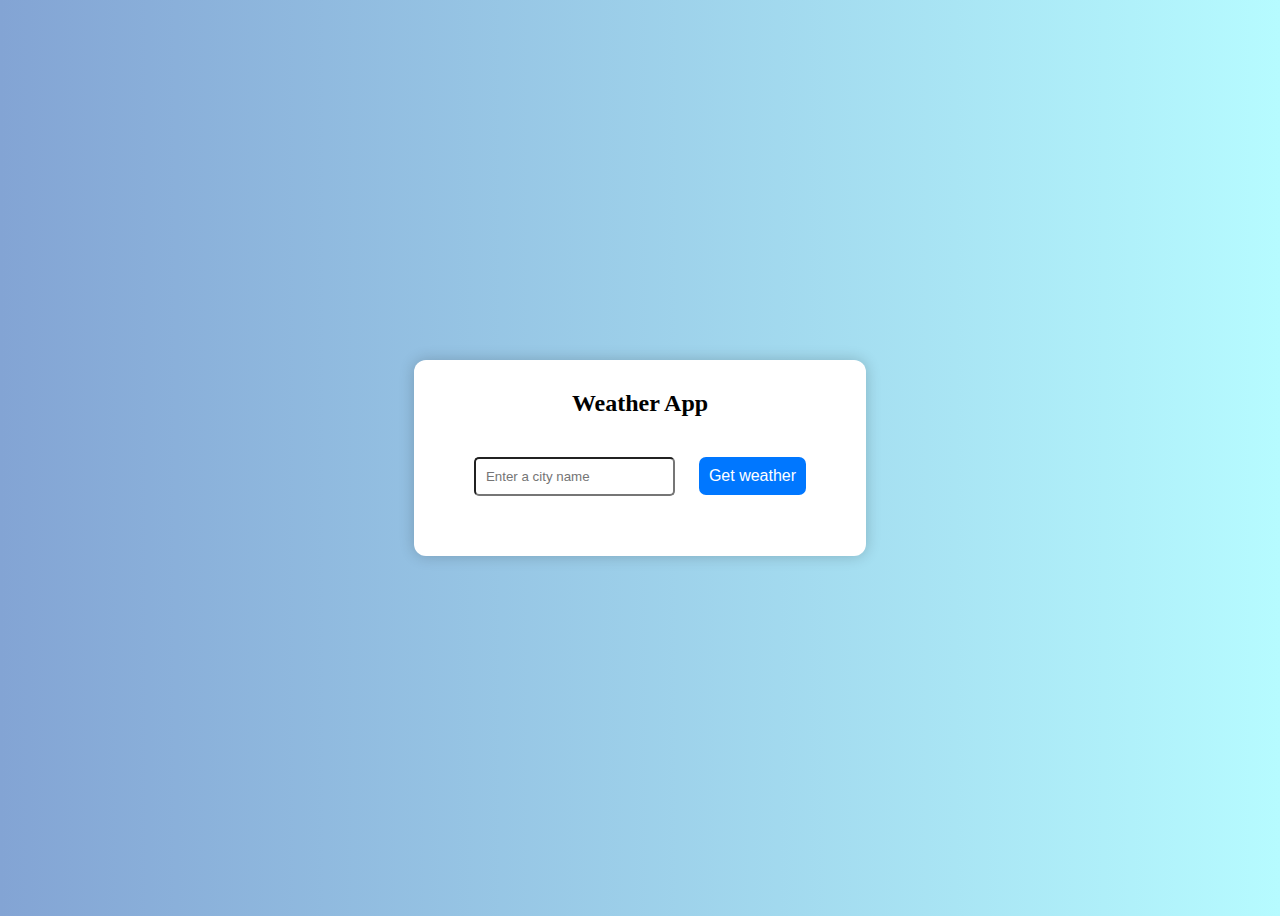
<file: Lab2/index.html>
<!-- Web page to display Weather App -->
<!DOCTYPE HTML>
<html>
    <head>
        <meta charset="utf8">
        <title>Weather App</title>
        <link rel="stylesheet" href="style.css">
    </head>
    <body>
        <!-- Container to display weather-->
        <div class="weather-container">
            <h2>Weather App</h2>
            <input type="text" id="cityInput" placeholder="Enter a city name">
            <button onClick="getWeather()">Get weather</button>

            <!-- Container to display Weather Result-->
            <div id="weatherResult" class="hidden">
                <h2 id="cityName"></h2>
                <img id="weatherIcon" alt="Weather Icon">
                <p id="desc"></p>
                <p id="temp"></p>
            </div>

        </div>

        <script src="src.js"></script>
    </body>
</html>
</file>
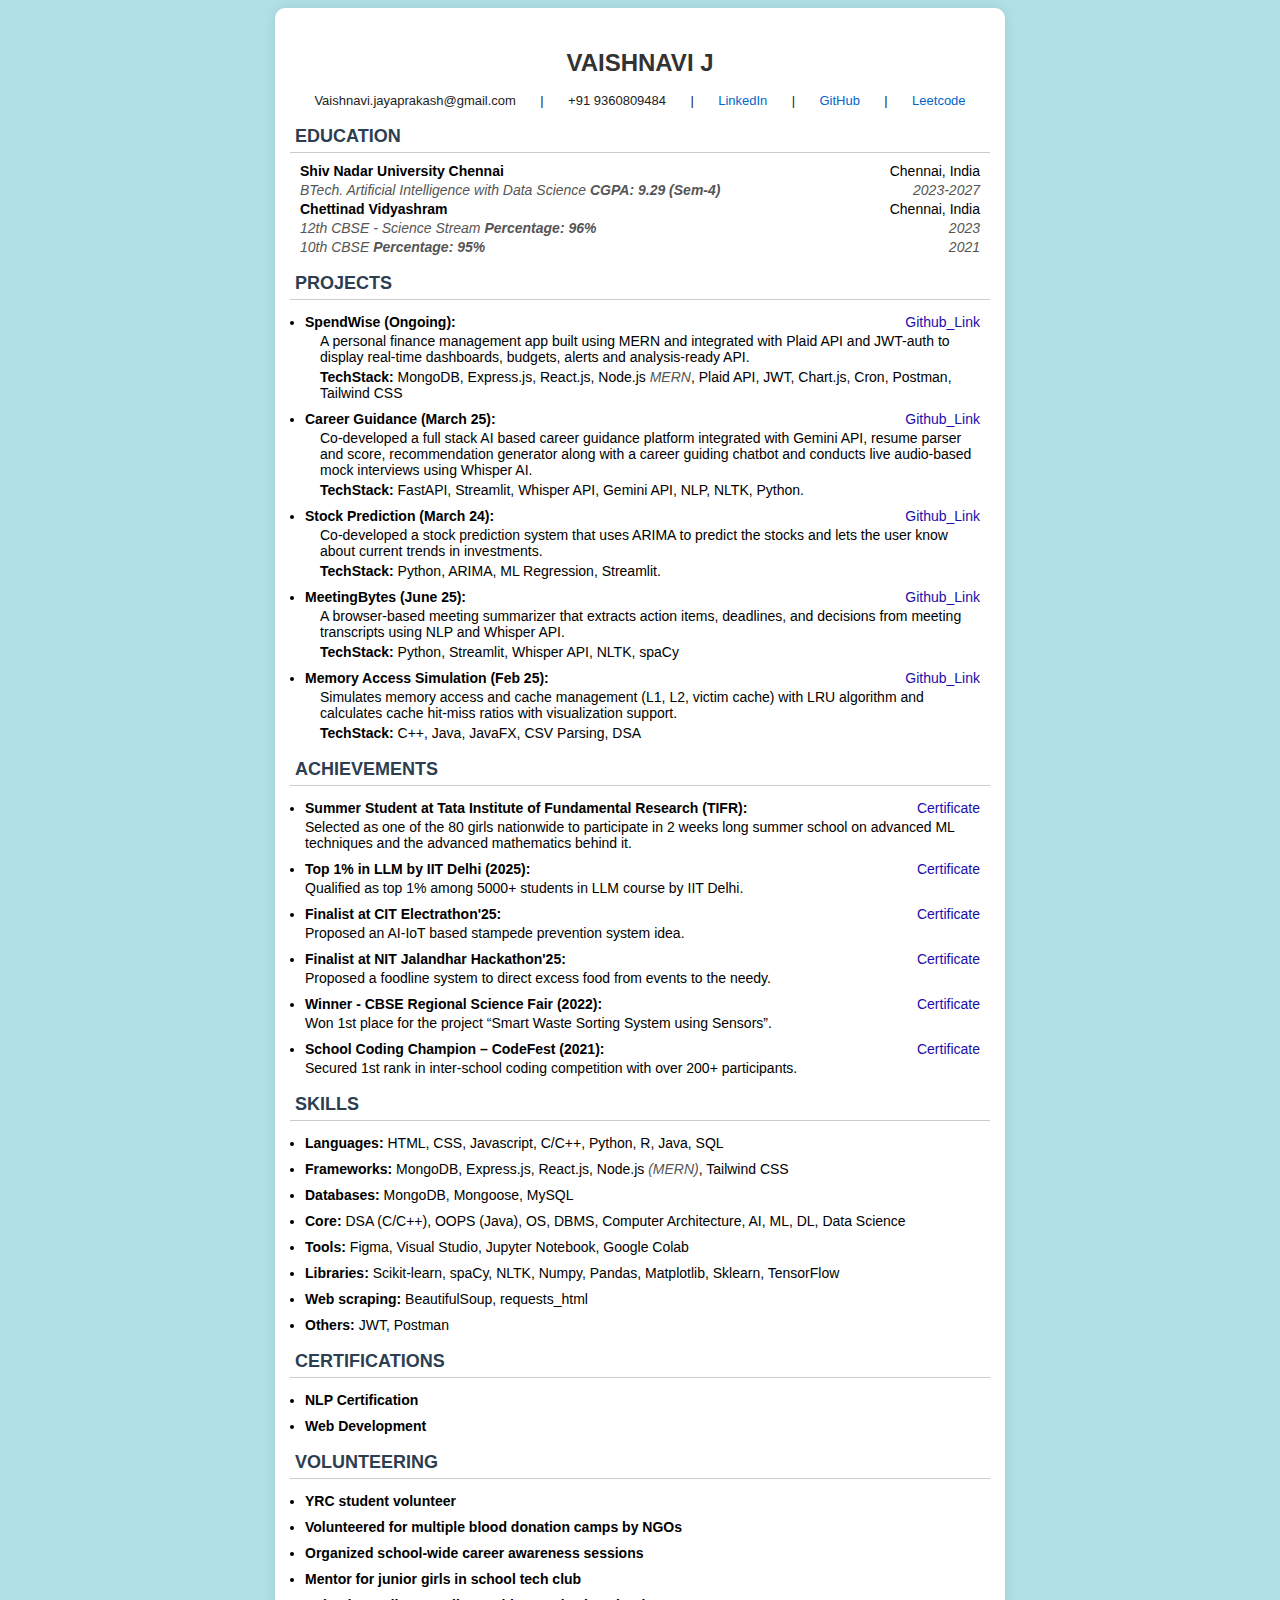
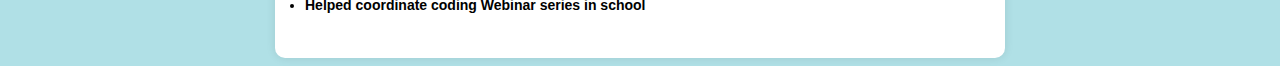
<file: Lab1/Exercise2/index.html>
<!-- Web page to display the CV  -->
<!DOCTYPE HTML>
<html lang="en">
<head>
    <meta charset="utf8">
    <link rel="stylesheet" href="styles.css">
    <title>Curriculum Vitae</title>
</head>
<body>
    <div id="resume-layout">
        <h1 id="name-app">VAISHNAVI J</h1>

        <section id="personal">
            <span>Vaishnavi.jayaprakash@gmail.com</span>
            <span>|</span>
            <span>+91 9360809484</span>
            <span>|</span>
            <span><a href="Linkedin.com" target="_blank">LinkedIn</a></span>
            <span>|</span>
            <span><a href="GitHub.com" target="_blank">GitHub</a></span>
            <span>|</span>
            <span><a href="Leetcode.com" target="_blank">Leetcode</a></span>
        </section>

        <h3 class="section-header">EDUCATION</h3>
        <hr>
        <section id="edu">
            <div class="row">
                <div><strong>Shiv Nadar University Chennai</strong></div>
                <div>Chennai, India</div>
            </div>
            <div class="row">
                <div><em>BTech. Artificial Intelligence with Data Science <strong>CGPA: 9.29 (Sem-4)</strong></em></div>
                <div><em>2023-2027</em></div>
            </div>
            <div class="row">
                <div><strong>Chettinad Vidyashram</strong></div>
                <div>Chennai, India</div>
            </div>
            <div class="row">
                <div><em>12th CBSE - Science Stream <strong>Percentage: 96%</strong></em></div>
                <div><em>2023</em></div>
            </div>
            <div class="row">
                <div><em>10th CBSE <strong>Percentage: 95%</strong></em></div>
                <div><em>2021</em></div>
            </div>
        </section>

        <h3 class="section-header">PROJECTS</h3>
        <hr>
        <section id="projects">
            <ul>
                <li class="project">
                    <div class="row">
                        <div><strong>SpendWise (Ongoing):</strong></div>
                        <div><a href="Github.com">Github_Link</a></div>
                    </div>
                    <div class="proj-desc">
                        A personal finance management app built using MERN and integrated with Plaid API and JWT-auth to display real-time dashboards, budgets, alerts and analysis-ready API.
                    </div>
                    <div class="tech-stack">
                        <strong>TechStack:</strong> MongoDB, Express.js, React.js, Node.js <em>MERN</em>, Plaid API, JWT, Chart.js, Cron, Postman, Tailwind CSS
                    </div>
                </li>
                <li class="project">
                    <div class="row">
                        <div><strong>Career Guidance (March 25):</strong></div>
                        <div><a href="Github.com">Github_Link</a></div>
                    </div>
                    <div class="proj-desc">
                        Co-developed a full stack AI based career guidance platform integrated with Gemini API, resume parser and score, recommendation generator along with a career guiding chatbot and conducts live audio-based mock interviews using Whisper AI.
                    </div>
                    <div class="tech-stack">
                        <strong>TechStack:</strong> FastAPI, Streamlit, Whisper API, Gemini API, NLP, NLTK, Python.
                    </div>
                </li>
                <li class="project">
                    <div class="row">
                        <div><strong>Stock Prediction (March 24):</strong></div>
                        <div><a href="Github.com">Github_Link</a></div>
                    </div>
                    <div class="proj-desc">
                        Co-developed a stock prediction system that uses ARIMA to predict the stocks and lets the user know about current trends in investments.
                    </div>
                    <div class="tech-stack">
                        <strong>TechStack:</strong> Python, ARIMA, ML Regression, Streamlit.
                    </div>
                </li>
                <li class="project">
                    <div class="row">
                        <div><strong>MeetingBytes (June 25):</strong></div>
                        <div><a href="Github.com">Github_Link</a></div>
                    </div>
                    <div class="proj-desc">
                        A browser-based meeting summarizer that extracts action items, deadlines, and decisions from meeting transcripts using NLP and Whisper API.
                    </div>
                    <div class="tech-stack">
                        <strong>TechStack:</strong> Python, Streamlit, Whisper API, NLTK, spaCy
                    </div>
                </li>
                <li class="project">
                    <div class="row">
                        <div><strong>Memory Access Simulation (Feb 25):</strong></div>
                        <div><a href="Github.com">Github_Link</a></div>
                    </div>
                    <div class="proj-desc">
                        Simulates memory access and cache management (L1, L2, victim cache) with LRU algorithm and calculates cache hit-miss ratios with visualization support.
                    </div>
                    <div class="tech-stack">
                        <strong>TechStack:</strong> C++, Java, JavaFX, CSV Parsing, DSA
                    </div>
                </li>
            </ul>
        </section>

        <h3 class="section-header">ACHIEVEMENTS</h3>
        <hr>
        <section id="achievements">
            <ul>
                <li class="achievement">
                    <div class="row">
                        <div><strong>Summer Student at Tata Institute of Fundamental Research (TIFR):</strong></div>
                        <div><a href="Tifr.com">Certificate</a></div>
                    </div>
                    Selected as one of the 80 girls nationwide to participate in 2 weeks long summer school on advanced ML techniques and the advanced mathematics behind it.
                </li>
                <li class="achievement">
                    <div class="row">
                        <div><strong>Top 1% in LLM by IIT Delhi (2025):</strong></div>
                        <div><a href="iitd.com">Certificate</a></div>
                    </div>
                    Qualified as top 1% among 5000+ students in LLM course by IIT Delhi.
                </li>
                <li class="achievement">
                    <div class="row">
                        <div><strong>Finalist at CIT Electrathon'25:</strong></div>
                        <div><a href="Tifr.com">Certificate</a></div>
                    </div>
                    Proposed an AI-IoT based stampede prevention system idea.
                </li>
                <li class="achievement">
                    <div class="row">
                        <div><strong>Finalist at NIT Jalandhar Hackathon'25:</strong></div>
                        <div><a href="Tifr.com">Certificate</a></div>
                    </div>
                    Proposed a foodline system to direct excess food from events to the needy.
                </li>
                <li class="achievement">
                    <div class="row">
                        <div><strong>Winner - CBSE Regional Science Fair (2022):</strong></div>
                        <div><a href="#">Certificate</a></div>
                    </div>
                    Won 1st place for the project “Smart Waste Sorting System using Sensors”.
                </li>
                <li class="achievement">
                    <div class="row">
                        <div><strong>School Coding Champion – CodeFest (2021):</strong></div>
                        <div><a href="#">Certificate</a></div>
                    </div>
                    Secured 1st rank in inter-school coding competition with over 200+ participants.
                </li>
            </ul>
        </section>

        <h3 class="section-header">SKILLS</h3>
        <hr>
        <section id="skills">
            <ul>
                <li class="skill"><strong>Languages:</strong> HTML, CSS, Javascript, C/C++, Python, R, Java, SQL</li>
                <li class="skill"><strong>Frameworks:</strong> MongoDB, Express.js, React.js, Node.js <em>(MERN)</em>, Tailwind CSS</li>
                <li class="skill"><strong>Databases:</strong> MongoDB, Mongoose, MySQL</li>
                <li class="skill"><strong>Core:</strong> DSA (C/C++), OOPS (Java), OS, DBMS, Computer Architecture, AI, ML, DL, Data Science</li>
                <li class="skill"><strong>Tools:</strong> Figma, Visual Studio, Jupyter Notebook, Google Colab</li>
                <li class="skill"><strong>Libraries:</strong> Scikit-learn, spaCy, NLTK, Numpy, Pandas, Matplotlib, Sklearn, TensorFlow</li>
                <li class="skill"><strong>Web scraping:</strong> BeautifulSoup, requests_html</li>
                <li class="skill"><strong>Others:</strong> JWT, Postman</li>
            </ul>
        </section>

        <h3 class="section-header">CERTIFICATIONS</h3>
        <hr>
        <section id="certificates">
            <ul>
                <li class="certi"><strong>NLP Certification</strong></li>
                <li class="certi"><strong>Web Development</strong></li>
            </ul>
        </section>

        <h3 class="section-header">VOLUNTEERING</h3>
        <hr>
        <section id="volunteering">
            <ul>
                <li class="vol"><strong>YRC student volunteer</strong></li>
                <li class="vol"><strong>Volunteered for multiple blood donation camps by NGOs</strong></li>
                <li class="vol"><strong>Organized school-wide career awareness sessions</strong></li>
                <li class="vol"><strong>Mentor for junior girls in school tech club</strong></li>
                <li class="vol"><strong>Helped coordinate coding Webinar series in school</strong></li>
            </ul>
        </section>

        <br>
    </div>
</body>
</html>
</file>
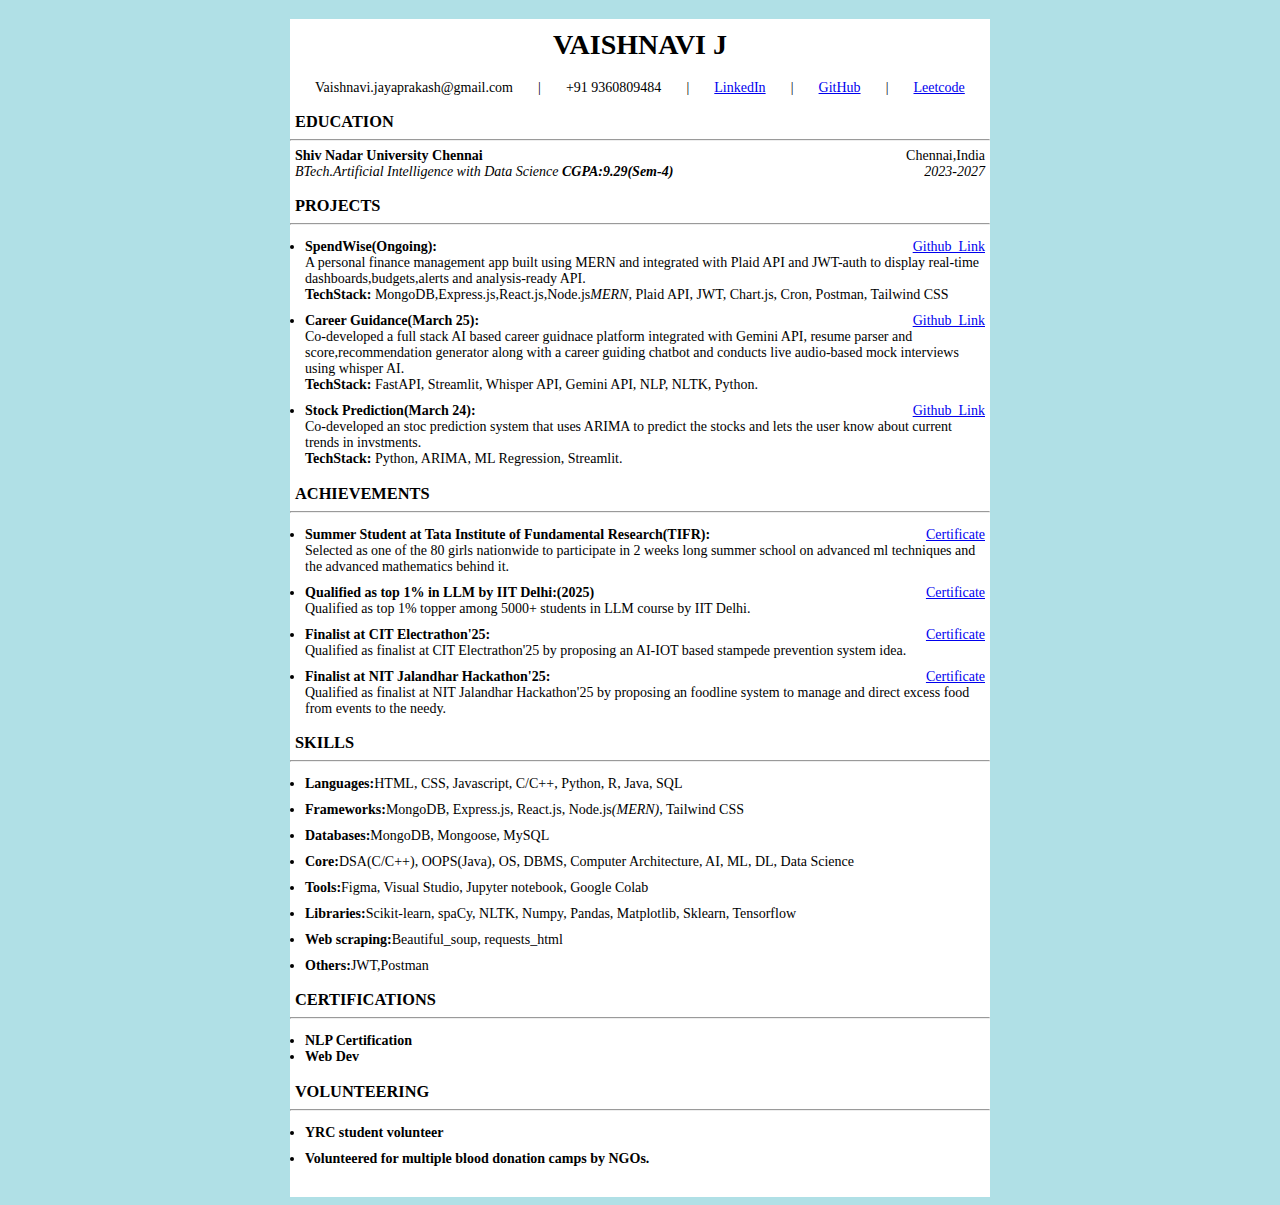
<file: Lab1/Exercise1/index_resume.html>
<!-- Web page to display the resume of a full stack applicant -->
<!DOCTYPE HTML>
<html lang="en">
    <head>
        <meta charset="utf8">
        <link rel="stylesheet" href="styles_resume.css">
        <title>Resume</title>
    </head>
    <body>
        <div id="resume-layout">
            <h1 id="name-app">VAISHNAVI J</h1>
            <section id="personal">
                <span>Vaishnavi.jayaprakash@gmail.com</span>
                <span>|</span>
                <span>+91 9360809484</span>
                <span>|</span>
                <span><a href="Linkedin.com" target="_blank">LinkedIn</a></span>
                <span>|</span>
                <span><a href="GitHub.com" target="_blank">GitHub</a></span>
                <span>|</span>
                <span><a href="Leetcode.com" target="_blank">Leetcode</a></span>
            </section>
            <h3 class="section-header">EDUCATION</h3>
            <hr>
            <section id="edu">
                <div class="row">
                    <div><strong>Shiv Nadar University Chennai</strong></div>
                    <div>Chennai,India</div>
                </div>
                <div class="row">
                    <div><em>BTech.Artificial Intelligence with Data Science <strong>CGPA:9.29(Sem-4)</strong></em></div>
                    <div><em>2023-2027</em></div>
                </div>
            </section>
            <h3 class="section-header">PROJECTS</h3>
            <hr>
            <section id="projects">
                <ul>
                    <li class="project">
                        <div class="row">
                            <div><strong>SpendWise(Ongoing):</strong></div>
                            <div><a href="Github.com">Github_Link</a></div>
                        </div>
                        <div class="proj-desc">
                            A personal finance management app built using MERN and integrated with Plaid API and JWT-auth to display real-time dashboards,budgets,alerts and analysis-ready API.
                        </div>
                        <div class="tech-stack">
                            <strong>TechStack:</strong>
                            MongoDB,Express.js,React.js,Node.js<em>MERN</em>, Plaid API, JWT, Chart.js, Cron, Postman, Tailwind CSS
                        </div>
                    </li>
                    <li class="project">
                        <div class="row">
                            <div><strong>Career Guidance(March 25):</strong></div>
                            <div><a href="Github.com">Github_Link</a></div>
                        </div>
                        <div class="proj-desc">
                            Co-developed a full stack AI based career guidnace platform integrated with Gemini API, resume parser and score,recommendation generator along with a career guiding chatbot and conducts live audio-based mock interviews using whisper AI.
                        </div>
                        <div class="tech-stack">
                            <strong>TechStack:</strong>
                            FastAPI, Streamlit, Whisper API, Gemini API, NLP, NLTK, Python.
                        </div>
                    </li>
                    <li class="project">
                        <div class="row">
                            <div><strong>Stock Prediction(March 24):</strong></div>
                            <div><a href="Github.com">Github_Link</a></div>
                        </div>
                        <div class="proj-desc">
                            Co-developed an stoc prediction system that uses ARIMA to predict the stocks and lets the user know about current trends in invstments.
                        </div>
                        <div class="tech-stack">
                            <strong>TechStack:</strong>
                            Python, ARIMA, ML Regression, Streamlit.
                        </div>
                    </li>
                </ul>
            </section>
            <h3 class="section-header">ACHIEVEMENTS</h3>
            <hr>
            <section id="achievements">
                <ul>
                    <li class="achievement">
                        <div class="row">
                            <div><strong>Summer Student at Tata Institute of Fundamental Research(TIFR):</strong></div>
                            <div><a href="Tifr.com">Certificate</a></div>
                        </div>
                        Selected as one of the 80 girls nationwide to participate in 2 weeks long summer school on advanced ml techniques and the advanced mathematics behind it.
                    </li>
                    <li class="achievement">
                        <div class="row">
                            <div><strong>Qualified as top 1% in LLM by IIT Delhi:(2025)</strong></div>
                            <div><a href="iitd.com">Certificate</a></div>
                        </div>
                        Qualified as top 1% topper among 5000+ students in LLM course by IIT Delhi.
                    </li>
                    <li class="achievement">
                        <div class="row">
                            <div><strong>Finalist at CIT Electrathon'25:</strong></div>
                            <div><a href="Tifr.com">Certificate</a></div>
                        </div>
                        Qualified as finalist at CIT Electrathon'25 by proposing an AI-IOT based stampede prevention system idea.
                    </li>
                    <li class="achievement">
                        <div class="row">
                            <div><strong>Finalist at NIT Jalandhar Hackathon'25:</strong></div>
                            <div><a href="Tifr.com">Certificate</a></div>
                        </div>
                        Qualified as finalist at NIT Jalandhar Hackathon'25 by proposing an foodline system to manage and direct excess food from events to the needy.
                    </li>
                </ul>
            </section>
            <h3 class="section-header">SKILLS</h3>
            <hr>
            <section id="skills">
                <ul>
                    <li class="skill"><strong>Languages:</strong>HTML, CSS, Javascript, C/C++, Python, R, Java, SQL</li>
                    <li class="skill"><strong>Frameworks:</strong>MongoDB, Express.js, React.js, Node.js<em>(MERN)</em>, Tailwind CSS</li>
                    <li class="skill"><strong>Databases:</strong>MongoDB, Mongoose, MySQL</li>
                    <li class="skill"><strong>Core:</strong>DSA(C/C++), OOPS(Java), OS, DBMS, Computer Architecture, AI, ML, DL, Data Science</li>
                    <li class="skill"><strong>Tools:</strong>Figma, Visual Studio, Jupyter notebook, Google Colab</li>
                    <li class="skill"><strong>Libraries:</strong>Scikit-learn, spaCy, NLTK, Numpy, Pandas, Matplotlib, Sklearn, Tensorflow</li>
                    <li class="skill"><strong>Web scraping:</strong>Beautiful_soup, requests_html</li>
                    <li class="skill"><strong>Others:</strong>JWT,Postman</li>
                </ul>
            </section>
            <h3 class="section-header">CERTIFICATIONS</h3>
            <hr>
            <section  id="certificates">
                <ul>
                    <li class="certi"><strong>NLP Certification</strong></li>
                    <li class="certi"><strong>Web Dev</strong></li>
                </ul>
            </section>
            <h3 class="section-header">VOLUNTEERING</h3>
            <hr>
            <section  id="volunteering">
                <ul>
                    <li class="vol"><strong>YRC student volunteer</strong></li>
                    <li class="vol"><strong>Volunteered for multiple blood donation camps by NGOs.</strong></li>
                </ul>
            </section>
            <br>
        </div>
    </body>
</html>
</file>
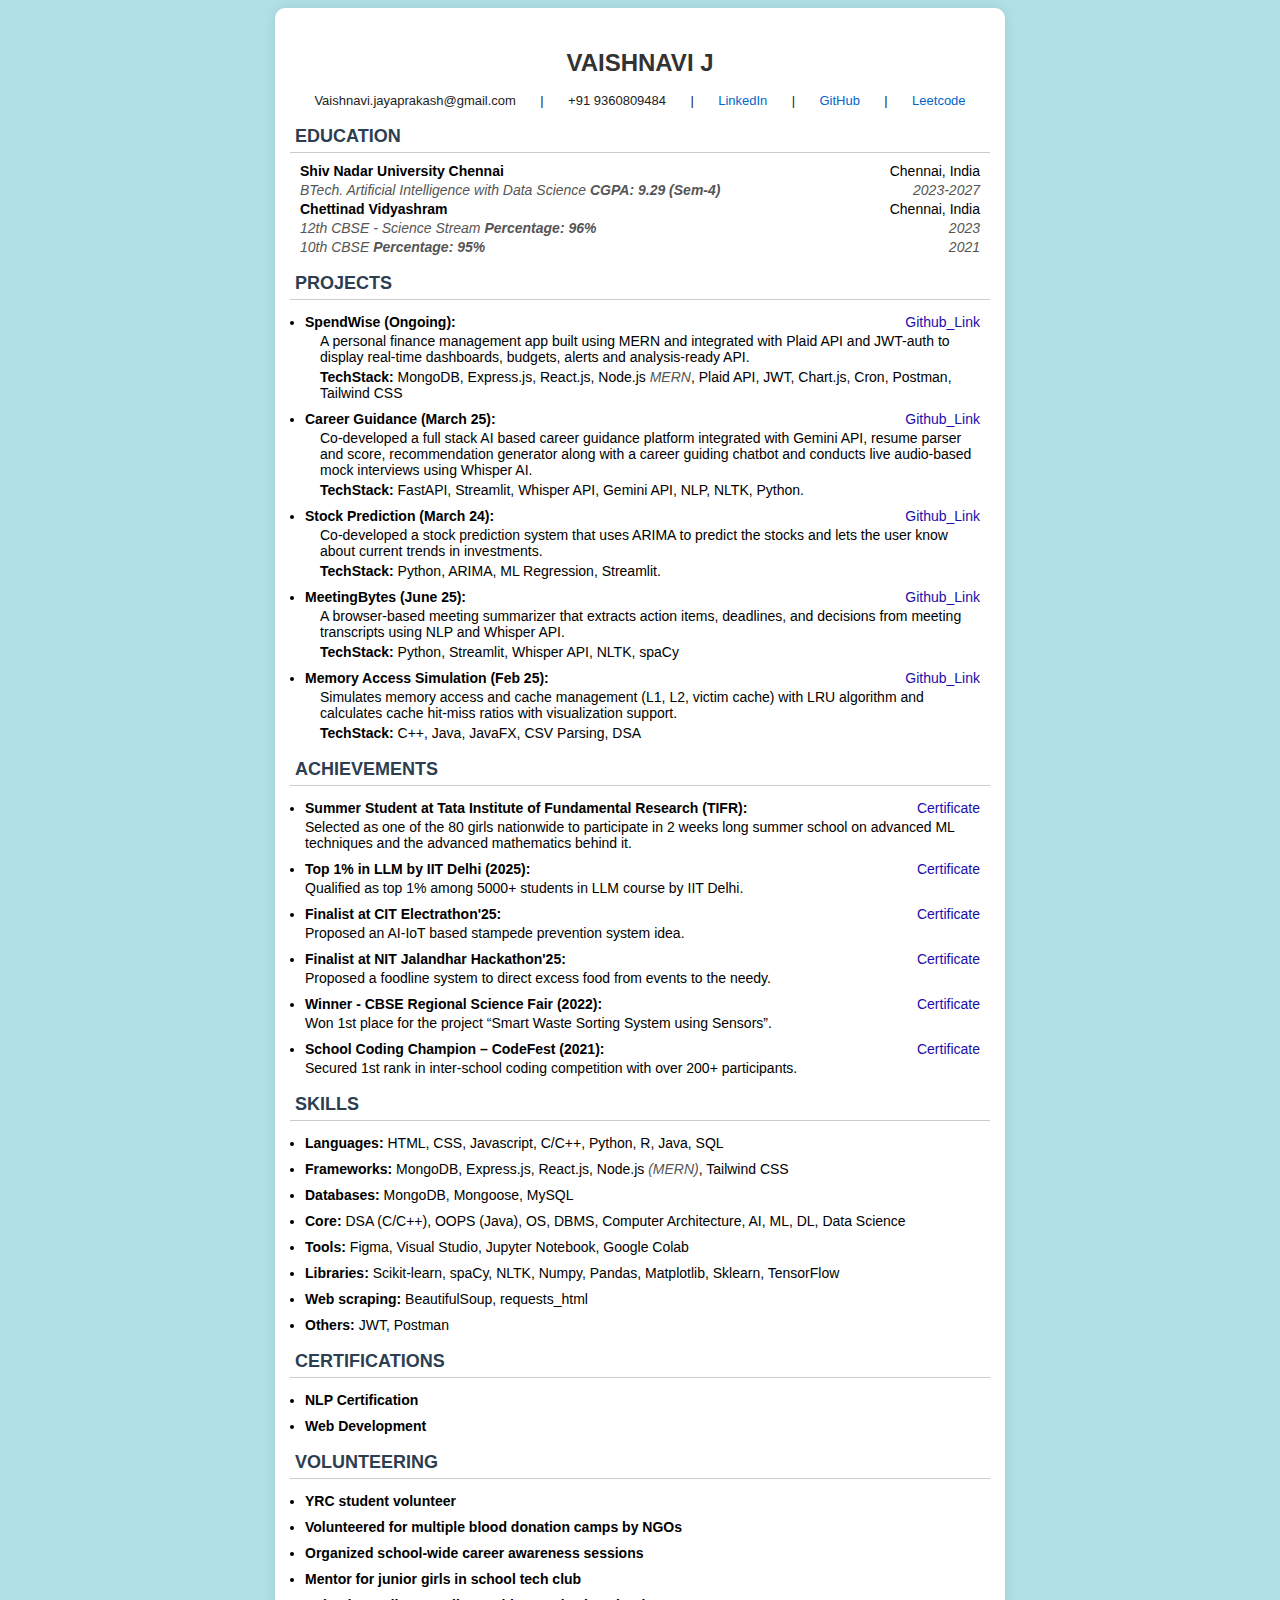
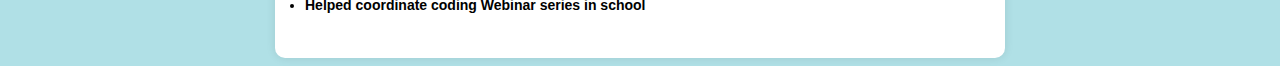
<file: Lab1/Exercise2/index_cv.html>
<!-- Web page to display the CV  -->
<!DOCTYPE HTML>
<html lang="en">
<head>
    <meta charset="utf8">
    <link rel="stylesheet" href="styles_cv.css">
    <title>Curriculum Vitae</title>
</head>
<body>
    <div id="resume-layout">
        <h1 id="name-app">VAISHNAVI J</h1>

        <section id="personal">
            <span>Vaishnavi.jayaprakash@gmail.com</span>
            <span>|</span>
            <span>+91 9360809484</span>
            <span>|</span>
            <span><a href="Linkedin.com" target="_blank">LinkedIn</a></span>
            <span>|</span>
            <span><a href="GitHub.com" target="_blank">GitHub</a></span>
            <span>|</span>
            <span><a href="Leetcode.com" target="_blank">Leetcode</a></span>
        </section>

        <h3 class="section-header">EDUCATION</h3>
        <hr>
        <section id="edu">
            <div class="row">
                <div><strong>Shiv Nadar University Chennai</strong></div>
                <div>Chennai, India</div>
            </div>
            <div class="row">
                <div><em>BTech. Artificial Intelligence with Data Science <strong>CGPA: 9.29 (Sem-4)</strong></em></div>
                <div><em>2023-2027</em></div>
            </div>
            <div class="row">
                <div><strong>Chettinad Vidyashram</strong></div>
                <div>Chennai, India</div>
            </div>
            <div class="row">
                <div><em>12th CBSE - Science Stream <strong>Percentage: 96%</strong></em></div>
                <div><em>2023</em></div>
            </div>
            <div class="row">
                <div><em>10th CBSE <strong>Percentage: 95%</strong></em></div>
                <div><em>2021</em></div>
            </div>
        </section>

        <h3 class="section-header">PROJECTS</h3>
        <hr>
        <section id="projects">
            <ul>
                <li class="project">
                    <div class="row">
                        <div><strong>SpendWise (Ongoing):</strong></div>
                        <div><a href="Github.com">Github_Link</a></div>
                    </div>
                    <div class="proj-desc">
                        A personal finance management app built using MERN and integrated with Plaid API and JWT-auth to display real-time dashboards, budgets, alerts and analysis-ready API.
                    </div>
                    <div class="tech-stack">
                        <strong>TechStack:</strong> MongoDB, Express.js, React.js, Node.js <em>MERN</em>, Plaid API, JWT, Chart.js, Cron, Postman, Tailwind CSS
                    </div>
                </li>
                <li class="project">
                    <div class="row">
                        <div><strong>Career Guidance (March 25):</strong></div>
                        <div><a href="Github.com">Github_Link</a></div>
                    </div>
                    <div class="proj-desc">
                        Co-developed a full stack AI based career guidance platform integrated with Gemini API, resume parser and score, recommendation generator along with a career guiding chatbot and conducts live audio-based mock interviews using Whisper AI.
                    </div>
                    <div class="tech-stack">
                        <strong>TechStack:</strong> FastAPI, Streamlit, Whisper API, Gemini API, NLP, NLTK, Python.
                    </div>
                </li>
                <li class="project">
                    <div class="row">
                        <div><strong>Stock Prediction (March 24):</strong></div>
                        <div><a href="Github.com">Github_Link</a></div>
                    </div>
                    <div class="proj-desc">
                        Co-developed a stock prediction system that uses ARIMA to predict the stocks and lets the user know about current trends in investments.
                    </div>
                    <div class="tech-stack">
                        <strong>TechStack:</strong> Python, ARIMA, ML Regression, Streamlit.
                    </div>
                </li>
                <li class="project">
                    <div class="row">
                        <div><strong>MeetingBytes (June 25):</strong></div>
                        <div><a href="Github.com">Github_Link</a></div>
                    </div>
                    <div class="proj-desc">
                        A browser-based meeting summarizer that extracts action items, deadlines, and decisions from meeting transcripts using NLP and Whisper API.
                    </div>
                    <div class="tech-stack">
                        <strong>TechStack:</strong> Python, Streamlit, Whisper API, NLTK, spaCy
                    </div>
                </li>
                <li class="project">
                    <div class="row">
                        <div><strong>Memory Access Simulation (Feb 25):</strong></div>
                        <div><a href="Github.com">Github_Link</a></div>
                    </div>
                    <div class="proj-desc">
                        Simulates memory access and cache management (L1, L2, victim cache) with LRU algorithm and calculates cache hit-miss ratios with visualization support.
                    </div>
                    <div class="tech-stack">
                        <strong>TechStack:</strong> C++, Java, JavaFX, CSV Parsing, DSA
                    </div>
                </li>
            </ul>
        </section>

        <h3 class="section-header">ACHIEVEMENTS</h3>
        <hr>
        <section id="achievements">
            <ul>
                <li class="achievement">
                    <div class="row">
                        <div><strong>Summer Student at Tata Institute of Fundamental Research (TIFR):</strong></div>
                        <div><a href="Tifr.com">Certificate</a></div>
                    </div>
                    Selected as one of the 80 girls nationwide to participate in 2 weeks long summer school on advanced ML techniques and the advanced mathematics behind it.
                </li>
                <li class="achievement">
                    <div class="row">
                        <div><strong>Top 1% in LLM by IIT Delhi (2025):</strong></div>
                        <div><a href="iitd.com">Certificate</a></div>
                    </div>
                    Qualified as top 1% among 5000+ students in LLM course by IIT Delhi.
                </li>
                <li class="achievement">
                    <div class="row">
                        <div><strong>Finalist at CIT Electrathon'25:</strong></div>
                        <div><a href="Tifr.com">Certificate</a></div>
                    </div>
                    Proposed an AI-IoT based stampede prevention system idea.
                </li>
                <li class="achievement">
                    <div class="row">
                        <div><strong>Finalist at NIT Jalandhar Hackathon'25:</strong></div>
                        <div><a href="Tifr.com">Certificate</a></div>
                    </div>
                    Proposed a foodline system to direct excess food from events to the needy.
                </li>
                <li class="achievement">
                    <div class="row">
                        <div><strong>Winner - CBSE Regional Science Fair (2022):</strong></div>
                        <div><a href="#">Certificate</a></div>
                    </div>
                    Won 1st place for the project “Smart Waste Sorting System using Sensors”.
                </li>
                <li class="achievement">
                    <div class="row">
                        <div><strong>School Coding Champion – CodeFest (2021):</strong></div>
                        <div><a href="#">Certificate</a></div>
                    </div>
                    Secured 1st rank in inter-school coding competition with over 200+ participants.
                </li>
            </ul>
        </section>

        <h3 class="section-header">SKILLS</h3>
        <hr>
        <section id="skills">
            <ul>
                <li class="skill"><strong>Languages:</strong> HTML, CSS, Javascript, C/C++, Python, R, Java, SQL</li>
                <li class="skill"><strong>Frameworks:</strong> MongoDB, Express.js, React.js, Node.js <em>(MERN)</em>, Tailwind CSS</li>
                <li class="skill"><strong>Databases:</strong> MongoDB, Mongoose, MySQL</li>
                <li class="skill"><strong>Core:</strong> DSA (C/C++), OOPS (Java), OS, DBMS, Computer Architecture, AI, ML, DL, Data Science</li>
                <li class="skill"><strong>Tools:</strong> Figma, Visual Studio, Jupyter Notebook, Google Colab</li>
                <li class="skill"><strong>Libraries:</strong> Scikit-learn, spaCy, NLTK, Numpy, Pandas, Matplotlib, Sklearn, TensorFlow</li>
                <li class="skill"><strong>Web scraping:</strong> BeautifulSoup, requests_html</li>
                <li class="skill"><strong>Others:</strong> JWT, Postman</li>
            </ul>
        </section>

        <h3 class="section-header">CERTIFICATIONS</h3>
        <hr>
        <section id="certificates">
            <ul>
                <li class="certi"><strong>NLP Certification</strong></li>
                <li class="certi"><strong>Web Development</strong></li>
            </ul>
        </section>

        <h3 class="section-header">VOLUNTEERING</h3>
        <hr>
        <section id="volunteering">
            <ul>
                <li class="vol"><strong>YRC student volunteer</strong></li>
                <li class="vol"><strong>Volunteered for multiple blood donation camps by NGOs</strong></li>
                <li class="vol"><strong>Organized school-wide career awareness sessions</strong></li>
                <li class="vol"><strong>Mentor for junior girls in school tech club</strong></li>
                <li class="vol"><strong>Helped coordinate coding Webinar series in school</strong></li>
            </ul>
        </section>

        <br>
    </div>
</body>
</html>
</file>
<file: Lab2/style.css>
/* CSS for index.html(Weather App) */
body{
    font-style:Arial,sans-serif;
    background:linear-gradient(to right,#83a4d4,#b6fbff);
    display:flex;
    justify-content:center;
    align-items:center;
    height:100vh;
}

.weather-container{
    background-color:white;
    padding:60px;
    padding-top:10px;
    text-align:center;
    border-radius:12px;
    box-shadow:0 0 15px rgba(0,0,0,0.2);
}

input{
    padding:10px;
    margin-top:20px;
    margin-right:20px;
    border-radius:5px;
}

button{
    padding:10px;
    background-color:#0077ff;
    color:white;
    border:none;
    font-size:16px;
    border-radius:7px;
}

#weatherResult img{
    width:80px;
    height:80px;
    background:linear-gradient(to right,#83a4d4,#b6fbff);
    border-radius:12px;
    box-shadow:0 0 15px rgba(0,0,0,0.2);
}

.hidden{
    display:none;
}
</file>
<file: Lab1/Exercise2/styles.css>
/* CSS File for index.html */
body {
  background-color: powderblue;
  font-size: 14px;
  font-family: "Segoe UI", Tahoma, Geneva, Verdana, sans-serif;
}

#resume-layout {
  background-color: white;
  width: 700px;
  margin: auto;
  padding: 15px;
  box-shadow: 0 0 10px rgba(0, 0, 0, 0.1);
  border-radius: 10px;
}

#name-app {
  padding-top: 10px;
  text-align: center;
  font-size: 24px;
  font-weight: bold;
  color: #333;
}

#personal {
  display: flex;
  justify-content: space-evenly;
  flex-wrap: wrap;
  margin: 10px 0;
  font-size: 13px;
  color: #222;
}

#personal span a {
  text-decoration: none;
  color: #0066cc;
}

.section-header {
  margin-left: 5px;
  margin-bottom: 0;
  font-size: 18px;
  color: #2c3e50;
  font-weight: 600;
}

hr {
  border: 0;
  height: 1px;
  background: #ccc;
  margin: 5px 0 10px;
}

#edu,
#summary {
  padding: 0px 10px;
}

.row {
  display: flex;
  justify-content: space-between;
  flex-wrap: wrap;
  margin: 3px 0;
}

ul {
  padding: 0px 10px 0px 15px;
  list-style-type: disc;
}

.project,
.achievement,
.skill,
.vol,
.certi {
  margin: 0px 0px 10px 0px;
}

.proj-desc,
.tech-stack {
  margin-left: 15px;
  margin-bottom: 4px;
}

a {
  text-decoration: none;
  color: #1a0dab;
}

a:hover {
  text-decoration: underline;
}

.skill strong,
.tech-stack strong {
  color: #000;
}

em {
  color: #555;
}

li {
  margin-bottom: 5px;
}

@media screen and (max-width: 768px) {
  #resume-layout {
    width: 90%;
  }

  .row {
    flex-direction: column;
    align-items: flex-start;
  }

  #personal {
    flex-direction: column;
    align-items: center;
    text-align: center;
  }
}
</file>
<file: Lab1/Exercise1/styles_resume.css>
/* CSS File for index.html */
body {
  background-color: powderblue;
  font-size: 14px;
  font-style: "Modern Latin Roman";
}

#resume-layout {
  background-color: white;
  width: 700px;
  margin: auto;
}

#name-app {
  padding-top: 10px;
  text-align: center;
}

#personal {
  display: flex;
  justify-content: space-evenly;
}

.section-header {
  margin-left: 5px;
  margin-bottom: 0;
}

#edu {
  padding: 0px 5px 0px 5px;
}

.row {
  display: flex;
  justify-content: space-between;
}

ul {
  padding: 0px 5px 0px 15px;
}

.project,
.achievement,
.skill,
.vol {
  margin: 0px 0px 10px 0px;
}
</file>
<file: Lab1/Exercise2/styles_cv.css>
/* CSS File for index.html */
body {
  background-color: powderblue;
  font-size: 14px;
  font-family: "Segoe UI", Tahoma, Geneva, Verdana, sans-serif;
}

#resume-layout {
  background-color: white;
  width: 700px;
  margin: auto;
  padding: 15px;
  box-shadow: 0 0 10px rgba(0, 0, 0, 0.1);
  border-radius: 10px;
}

#name-app {
  padding-top: 10px;
  text-align: center;
  font-size: 24px;
  font-weight: bold;
  color: #333;
}

#personal {
  display: flex;
  justify-content: space-evenly;
  flex-wrap: wrap;
  margin: 10px 0;
  font-size: 13px;
  color: #222;
}

#personal span a {
  text-decoration: none;
  color: #0066cc;
}

.section-header {
  margin-left: 5px;
  margin-bottom: 0;
  font-size: 18px;
  color: #2c3e50;
  font-weight: 600;
}

hr {
  border: 0;
  height: 1px;
  background: #ccc;
  margin: 5px 0 10px;
}

#edu,
#summary {
  padding: 0px 10px;
}

.row {
  display: flex;
  justify-content: space-between;
  flex-wrap: wrap;
  margin: 3px 0;
}

ul {
  padding: 0px 10px 0px 15px;
  list-style-type: disc;
}

.project,
.achievement,
.skill,
.vol,
.certi {
  margin: 0px 0px 10px 0px;
}

.proj-desc,
.tech-stack {
  margin-left: 15px;
  margin-bottom: 4px;
}

a {
  text-decoration: none;
  color: #1a0dab;
}

a:hover {
  text-decoration: underline;
}

.skill strong,
.tech-stack strong {
  color: #000;
}

em {
  color: #555;
}

li {
  margin-bottom: 5px;
}

@media screen and (max-width: 768px) {
  #resume-layout {
    width: 90%;
  }

  .row {
    flex-direction: column;
    align-items: flex-start;
  }

  #personal {
    flex-direction: column;
    align-items: center;
    text-align: center;
  }
}
</file>
